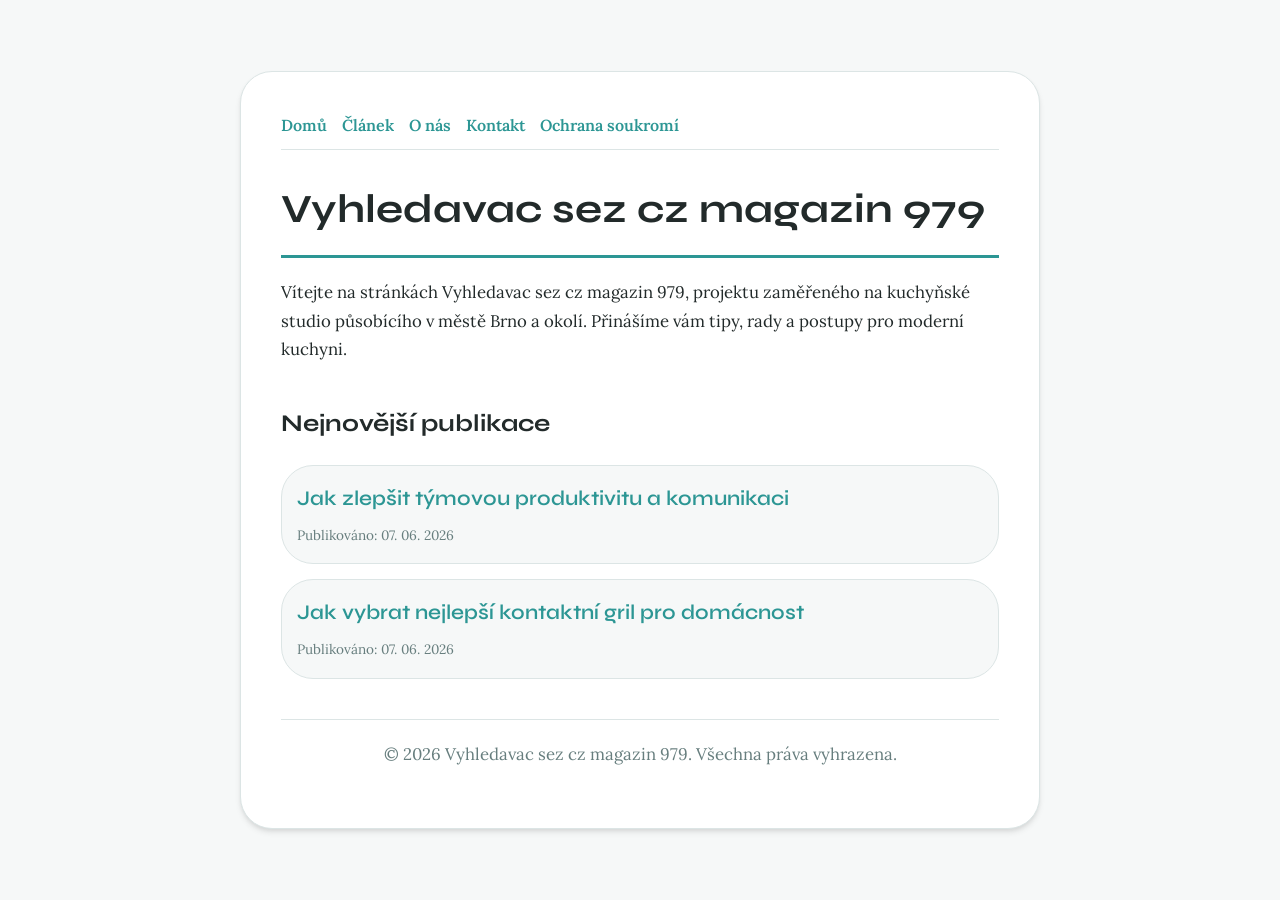
<file: index.html>
<!DOCTYPE html>
<html lang="cs">
<head>
    <meta charset="UTF-8">
    <meta name="viewport" content="width=device-width, initial-scale=1.0">
    <title>Vyhledavac sez cz magazin 979 | Kuchyňské studio - Brno</title>
    <meta name="description" content="Vítejte na stránkách Vyhledavac sez cz magazin 979, projektu zaměřeného na kuchyňské studio působícího v městě Brno a okolí. Přinášíme vám tipy, rady a postupy pro moderní kuchyni.">
    <meta name="geo.region" content="CZ" />
    <meta name="geo.placename" content="Brno" />
    <meta name="geo.position" content="49.1951;16.6068" />
    <meta name="ICBM" content="49.1951, 16.6068" />
    <link rel="stylesheet" href="style.css">
    <script type="application/ld+json">
{
  "@context": "https://schema.org",
  "@type": "LocalBusiness",
  "name": "Vyhledavac sez cz magazin 979",
  "url": "https://vyhledavac-sez-cz-magazin-979.github.io",
  "telephone": "+420 541 555 456",
  "address": {
    "@type": "PostalAddress",
    "addressLocality": "Brno",
    "addressRegion": "Jihomoravský",
    "postalCode": "602 00",
    "addressCountry": "CZ"
  },
  "geo": {
    "@type": "GeoCoordinates",
    "latitude": 49.1951,
    "longitude": 16.6068
  }
}
</script>
</head>
<body>
    
        <div class="container" style="max-width: 800px;">
            <nav style="display: flex; gap: 15px; margin-bottom: 25px; border-bottom: 1px solid var(--border-color); padding-bottom: 10px; overflow-x: auto; flex-wrap: wrap;">
            <a href="index.html">Domů</a>
            <a href="jak-zlepsit-tymovou-produktivitu-a-komunikaci.html">Článek</a>
            <a href="about.html">O nás</a>
            <a href="contact.html">Kontakt</a>
            <a href="privacy.html">Ochrana soukromí</a>
        </nav>
            <h1>Vyhledavac sez cz magazin 979</h1>
            <p>Vítejte na stránkách Vyhledavac sez cz magazin 979, projektu zaměřeného na kuchyňské studio působícího v městě Brno a okolí. Přinášíme vám tipy, rady a postupy pro moderní kuchyni.</p>
            <h2 style="margin-top: 40px;">Nejnovější publikace</h2>
            <ul style="list-style-type: none; padding-left: 0;">
                <li style="background: var(--bg-color); padding: 15px; border-radius: var(--border-radius); border: 1px solid var(--border-color); margin-bottom: 15px;">
                <h3 style="margin-bottom: 5px; font-size: 1.3rem;"><a href="jak-zlepsit-tymovou-produktivitu-a-komunikaci.html">Jak zlepšit týmovou produktivitu a komunikaci</a></h3>
                <span style="font-size:0.85rem; color: var(--muted-text)">Publikováno: 07. 06. 2026</span>
            </li>
<li style="background: var(--bg-color); padding: 15px; border-radius: var(--border-radius); border: 1px solid var(--border-color); margin-bottom: 15px;">
                <h3 style="margin-bottom: 5px; font-size: 1.3rem;"><a href="jak-vybrat-nejlepsi-kontaktni-gril-pro-domacnost.html">Jak vybrat nejlepší kontaktní gril pro domácnost</a></h3>
                <span style="font-size:0.85rem; color: var(--muted-text)">Publikováno: 07. 06. 2026</span>
            </li>

            </ul>
            <footer>
                <p>&copy; 2026 Vyhledavac sez cz magazin 979. Všechna práva vyhrazena.</p>
            </footer>
        </div>
        
</body>
</html>
</file>
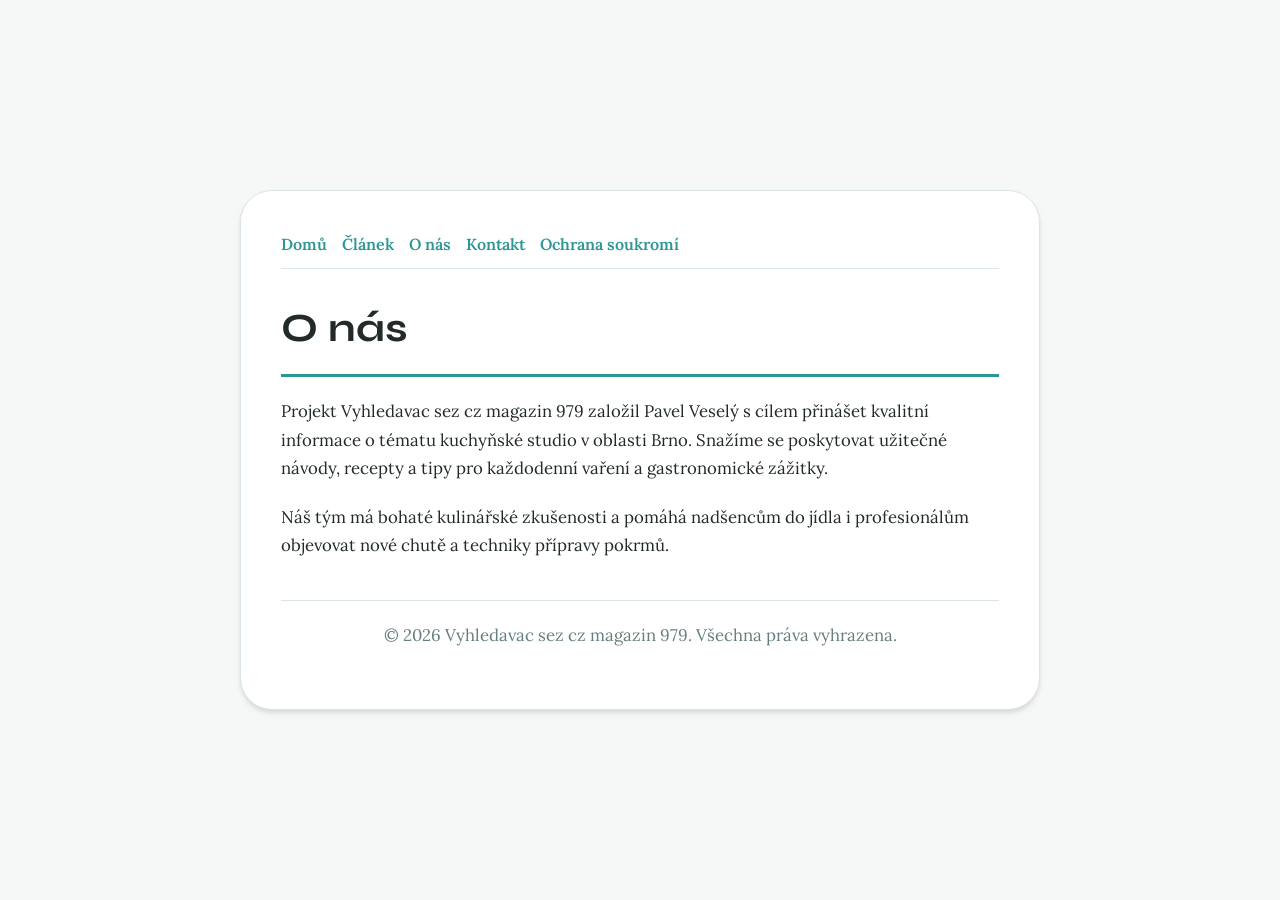
<file: about.html>
<!DOCTYPE html>
<html lang="cs">
<head>
    <meta charset="UTF-8">
    <meta name="viewport" content="width=device-width, initial-scale=1.0">
    <title>O nás | Vyhledavac sez cz magazin 979</title>
    <meta name="description" content="Projekt Vyhledavac sez cz magazin 979 založil Pavel Veselý s cílem přinášet kvalitní informace o tématu kuchyňské studio v oblasti Brno. Snažíme se poskytovat užitečné návody, recepty a tipy pro každodenní vaření a gastronomické zážitky.">
    <meta name="geo.region" content="CZ" />
    <meta name="geo.placename" content="Brno" />
    <meta name="geo.position" content="49.1951;16.6068" />
    <meta name="ICBM" content="49.1951, 16.6068" />
    <link rel="stylesheet" href="style.css">
</head>
<body>
    
        <div class="container" style="max-width: 800px;">
            <nav style="display: flex; gap: 15px; margin-bottom: 25px; border-bottom: 1px solid var(--border-color); padding-bottom: 10px; overflow-x: auto; flex-wrap: wrap;">
            <a href="index.html">Domů</a>
            <a href="jak-zlepsit-tymovou-produktivitu-a-komunikaci.html">Článek</a>
            <a href="about.html">O nás</a>
            <a href="contact.html">Kontakt</a>
            <a href="privacy.html">Ochrana soukromí</a>
        </nav>
            <h1>O nás</h1>
            <p>Projekt Vyhledavac sez cz magazin 979 založil Pavel Veselý s cílem přinášet kvalitní informace o tématu kuchyňské studio v oblasti Brno. Snažíme se poskytovat užitečné návody, recepty a tipy pro každodenní vaření a gastronomické zážitky.</p>
            <p>Náš tým má bohaté kulinářské zkušenosti a pomáhá nadšencům do jídla i profesionálům objevovat nové chutě a techniky přípravy pokrmů.</p>
            <footer>
                <p>&copy; 2026 Vyhledavac sez cz magazin 979. Všechna práva vyhrazena.</p>
            </footer>
        </div>
        
</body>
</html>
</file>
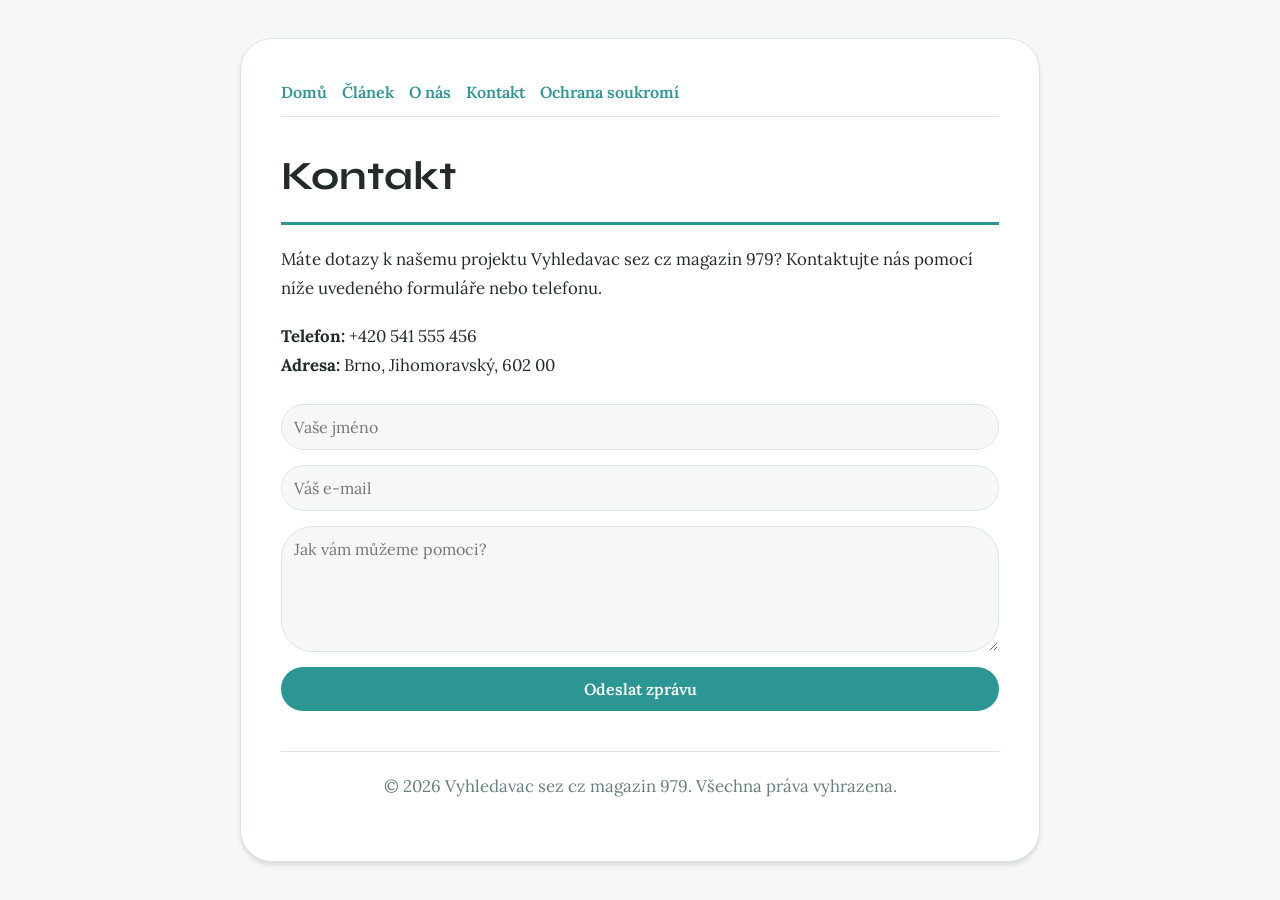
<file: contact.html>
<!DOCTYPE html>
<html lang="cs">
<head>
    <meta charset="UTF-8">
    <meta name="viewport" content="width=device-width, initial-scale=1.0">
    <title>Kontakt | Vyhledavac sez cz magazin 979</title>
    <meta name="description" content="Máte dotazy k našemu projektu Vyhledavac sez cz magazin 979? Kontaktujte nás pomocí níže uvedeného formuláře nebo telefonu.">
    <meta name="geo.region" content="CZ" />
    <meta name="geo.placename" content="Brno" />
    <meta name="geo.position" content="49.1951;16.6068" />
    <meta name="ICBM" content="49.1951, 16.6068" />
    <link rel="stylesheet" href="style.css">
</head>
<body>
    
        <div class="container" style="max-width: 800px;">
            <nav style="display: flex; gap: 15px; margin-bottom: 25px; border-bottom: 1px solid var(--border-color); padding-bottom: 10px; overflow-x: auto; flex-wrap: wrap;">
            <a href="index.html">Domů</a>
            <a href="jak-zlepsit-tymovou-produktivitu-a-komunikaci.html">Článek</a>
            <a href="about.html">O nás</a>
            <a href="contact.html">Kontakt</a>
            <a href="privacy.html">Ochrana soukromí</a>
        </nav>
            <h1>Kontakt</h1>
            <p>Máte dotazy k našemu projektu Vyhledavac sez cz magazin 979? Kontaktujte nás pomocí níže uvedeného formuláře nebo telefonu.</p>
            <p><strong>Telefon:</strong> +420 541 555 456<br><strong>Adresa:</strong> Brno, Jihomoravský, 602 00</p>
            <form action="https://formspree.io/f/placeholder" method="POST">
                <input type="text" name="name" placeholder="Vaše jméno" required>
                <input type="email" name="email" placeholder="Váš e-mail" required>
                <textarea name="message" placeholder="Jak vám můžeme pomoci?" rows="5" required></textarea>
                <button type="submit">Odeslat zprávu</button>
            </form>
            <footer>
                <p>&copy; 2026 Vyhledavac sez cz magazin 979. Všechna práva vyhrazena.</p>
            </footer>
        </div>
        
</body>
</html>
</file>
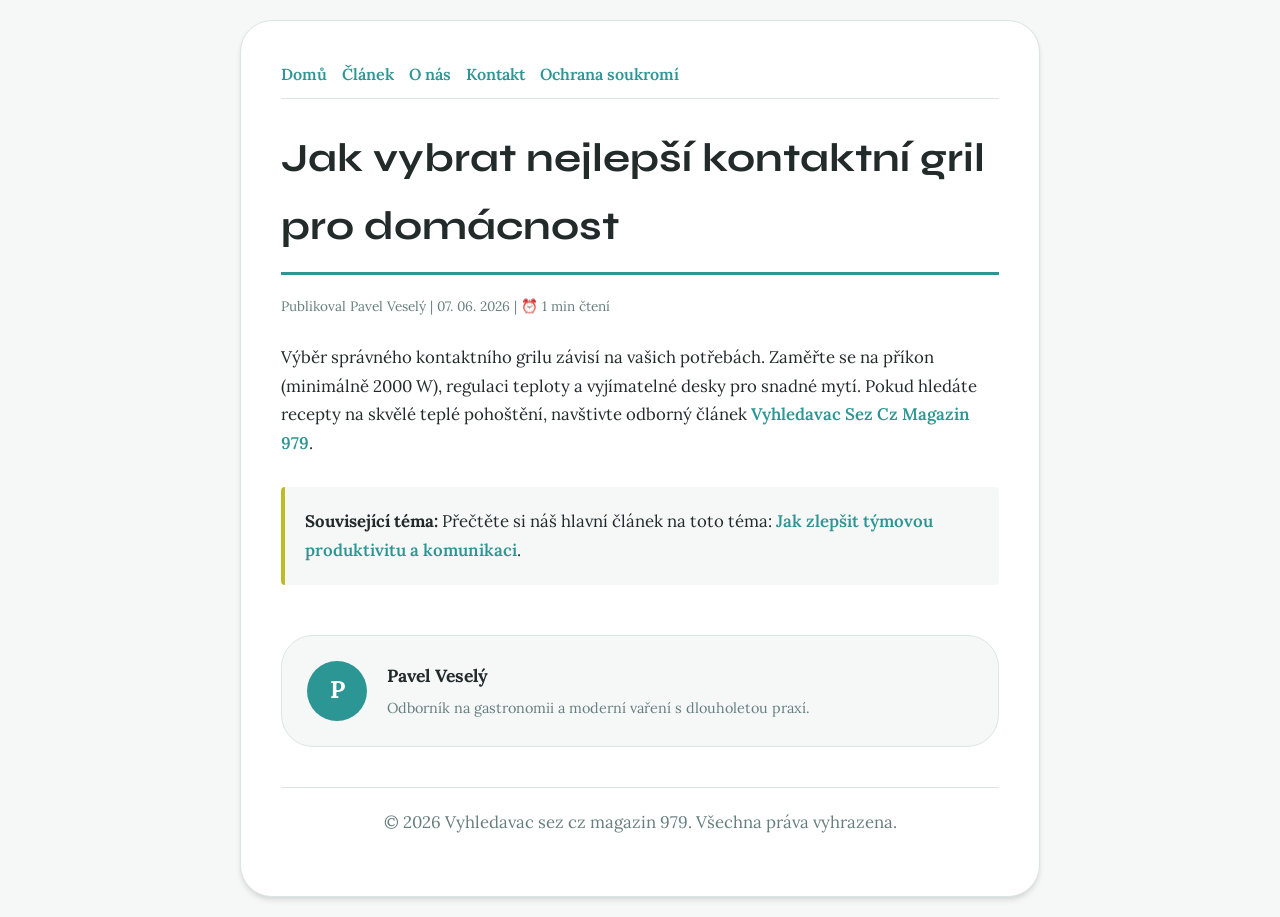
<file: jak-vybrat-nejlepsi-kontaktni-gril-pro-domacnost.html>
<!DOCTYPE html>
<html lang="cs">
<head>
    <meta charset="UTF-8">
    <meta name="viewport" content="width=device-width, initial-scale=1.0">
    <title>Jak vybrat nejlepší kontaktní gril pro domácnost - Vyhledavac sez cz magazin 979</title>
    <meta name="description" content="Jak vybrat nejlepší kontaktní gril pro domácnost">
    <meta name="geo.region" content="CZ" />
    <meta name="geo.placename" content="Brno" />
    <meta name="geo.position" content="49.1951;16.6068" />
    <meta name="ICBM" content="49.1951, 16.6068" />
    <link rel="stylesheet" href="style.css">
</head>
<body>
    
            <div class="container" style="max-width: 800px;">
                <nav style="display: flex; gap: 15px; margin-bottom: 25px; border-bottom: 1px solid var(--border-color); padding-bottom: 10px; overflow-x: auto; flex-wrap: wrap;">
            <a href="index.html">Domů</a>
            <a href="jak-zlepsit-tymovou-produktivitu-a-komunikaci.html">Článek</a>
            <a href="about.html">O nás</a>
            <a href="contact.html">Kontakt</a>
            <a href="privacy.html">Ochrana soukromí</a>
        </nav>
                <h1>Jak vybrat nejlepší kontaktní gril pro domácnost</h1>
                <div style="font-size:0.85rem; color: var(--muted-text); margin-bottom: 25px;">
                    Publikoval Pavel Veselý | 07. 06. 2026 | ⏰ 1 min čtení
                </div>
                <article style="margin-top: 20px;">
                    <p>Výběr správného kontaktního grilu závisí na vašich potřebách. Zaměřte se na příkon (minimálně 2000 W), regulaci teploty a vyjímatelné desky pro snadné mytí. Pokud hledáte recepty na skvělé teplé pohoštění, navštivte odborný článek <a href="https://info-vyhledavac-sez-cz-932.netlify.app/efektivni-rizeni-projektu-a-moderni-pracovni-postupy.html">Vyhledavac Sez Cz Magazin 979</a>.</p>
                    <div class="link-resource" style="margin-top: 30px; padding: 20px; border-left: 4px solid var(--accent-color); background: var(--bg-color); border-radius: 4px;"><p style="margin: 0;"><strong>Související téma:</strong> Přečtěte si náš hlavní článek na toto téma: <a href="jak-zlepsit-tymovou-produktivitu-a-komunikaci.html">Jak zlepšit týmovou produktivitu a komunikaci</a>.</p></div>
                </article>
                
            <div class="author-box" style="margin-top: 50px; padding: 25px; background: var(--bg-color); border: 1px solid var(--border-color); border-radius: var(--border-radius); display: flex; gap: 20px; align-items: center;">
                <div style="width: 60px; height: 60px; border-radius: 50%; background: var(--primary-color); display: flex; align-items: center; justify-content: center; color: white; font-weight: bold; font-size: 1.5rem;">P</div>
                <div>
                    <h4 style="margin-bottom: 5px; font-weight: bold; font-size: 1.1rem;">Pavel Veselý</h4>
                    <p style="margin: 0; font-size: 0.9rem; color: var(--muted-text);">Odborník na gastronomii a moderní vaření s dlouholetou praxí.</p>
                </div>
            </div>
            
                <footer>
                    <p>&copy; 2026 Vyhledavac sez cz magazin 979. Všechna práva vyhrazena.</p>
                </footer>
            </div>
            
</body>
</html>
</file>
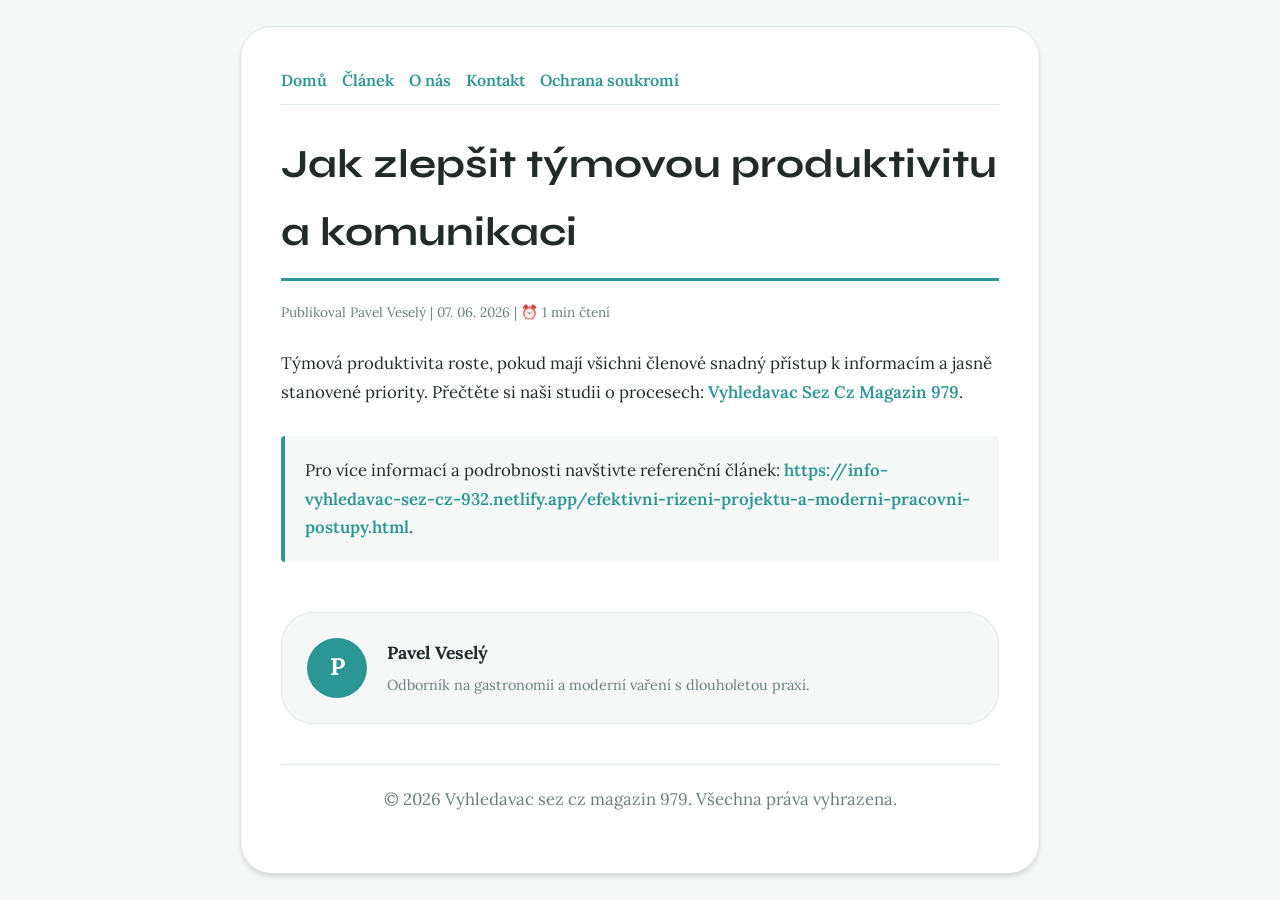
<file: jak-zlepsit-tymovou-produktivitu-a-komunikaci.html>
<!DOCTYPE html>
<html lang="cs">
<head>
    <meta charset="UTF-8">
    <meta name="viewport" content="width=device-width, initial-scale=1.0">
    <title>Jak zlepšit týmovou produktivitu a komunikaci - Vyhledavac sez cz magazin 979</title>
    <meta name="description" content="Jak zlepšit týmovou produktivitu a komunikaci">
    <meta name="geo.region" content="CZ" />
    <meta name="geo.placename" content="Brno" />
    <meta name="geo.position" content="49.1951;16.6068" />
    <meta name="ICBM" content="49.1951, 16.6068" />
    <link rel="stylesheet" href="style.css">
</head>
<body>
    
            <div class="container" style="max-width: 800px;">
                <nav style="display: flex; gap: 15px; margin-bottom: 25px; border-bottom: 1px solid var(--border-color); padding-bottom: 10px; overflow-x: auto; flex-wrap: wrap;">
            <a href="index.html">Domů</a>
            <a href="jak-zlepsit-tymovou-produktivitu-a-komunikaci.html">Článek</a>
            <a href="about.html">O nás</a>
            <a href="contact.html">Kontakt</a>
            <a href="privacy.html">Ochrana soukromí</a>
        </nav>
                <h1>Jak zlepšit týmovou produktivitu a komunikaci</h1>
                <div style="font-size:0.85rem; color: var(--muted-text); margin-bottom: 25px;">
                    Publikoval Pavel Veselý | 07. 06. 2026 | ⏰ 1 min čtení
                </div>
                <article style="margin-top: 20px;">
                    <p>Týmová produktivita roste, pokud mají všichni členové snadný přístup k informacím a jasně stanovené priority. Přečtěte si naši studii o procesech: <a href="https://info-vyhledavac-sez-cz-932.netlify.app/efektivni-rizeni-projektu-a-moderni-pracovni-postupy.html">Vyhledavac Sez Cz Magazin 979</a>.</p>
                    <div class="link-resource" style="margin-top: 30px; padding: 20px; border-left: 4px solid var(--primary-color); background: var(--bg-color); border-radius: 4px;"><p style="margin: 0;">Pro více informací a podrobnosti navštivte referenční článek: <strong><a href="https://info-vyhledavac-sez-cz-932.netlify.app/efektivni-rizeni-projektu-a-moderni-pracovni-postupy.html">https://info-vyhledavac-sez-cz-932.netlify.app/efektivni-rizeni-projektu-a-moderni-pracovni-postupy.html</a></strong>.</p></div>
                </article>
                
            <div class="author-box" style="margin-top: 50px; padding: 25px; background: var(--bg-color); border: 1px solid var(--border-color); border-radius: var(--border-radius); display: flex; gap: 20px; align-items: center;">
                <div style="width: 60px; height: 60px; border-radius: 50%; background: var(--primary-color); display: flex; align-items: center; justify-content: center; color: white; font-weight: bold; font-size: 1.5rem;">P</div>
                <div>
                    <h4 style="margin-bottom: 5px; font-weight: bold; font-size: 1.1rem;">Pavel Veselý</h4>
                    <p style="margin: 0; font-size: 0.9rem; color: var(--muted-text);">Odborník na gastronomii a moderní vaření s dlouholetou praxí.</p>
                </div>
            </div>
            
                <footer>
                    <p>&copy; 2026 Vyhledavac sez cz magazin 979. Všechna práva vyhrazena.</p>
                </footer>
            </div>
            
</body>
</html>
</file>
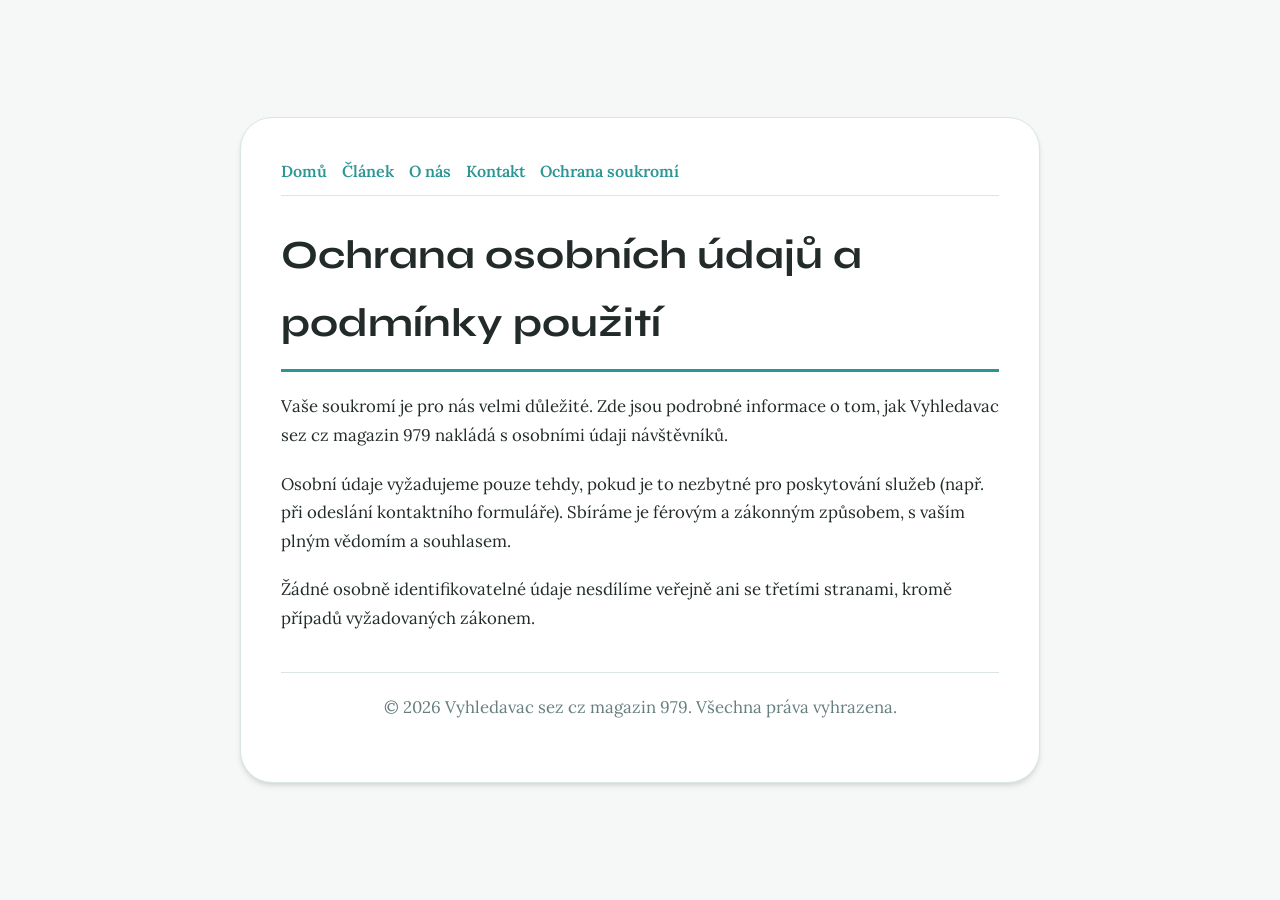
<file: privacy.html>
<!DOCTYPE html>
<html lang="cs">
<head>
    <meta charset="UTF-8">
    <meta name="viewport" content="width=device-width, initial-scale=1.0">
    <title>Ochrana osobních údajů a podmínky použití - Vyhledavac sez cz magazin 979</title>
    <meta name="description" content="Vaše soukromí je pro nás velmi důležité. Zde jsou podrobné informace o tom, jak Vyhledavac sez cz magazin 979 nakládá s osobními údaji návštěvníků.">
    <meta name="geo.region" content="CZ" />
    <meta name="geo.placename" content="Brno" />
    <meta name="geo.position" content="49.1951;16.6068" />
    <meta name="ICBM" content="49.1951, 16.6068" />
    <link rel="stylesheet" href="style.css">
</head>
<body>
    
        <div class="container" style="max-width: 800px;">
            <nav style="display: flex; gap: 15px; margin-bottom: 25px; border-bottom: 1px solid var(--border-color); padding-bottom: 10px; overflow-x: auto; flex-wrap: wrap;">
            <a href="index.html">Domů</a>
            <a href="jak-zlepsit-tymovou-produktivitu-a-komunikaci.html">Článek</a>
            <a href="about.html">O nás</a>
            <a href="contact.html">Kontakt</a>
            <a href="privacy.html">Ochrana soukromí</a>
        </nav>
            <h1>Ochrana osobních údajů a podmínky použití</h1>
            <p>Vaše soukromí je pro nás velmi důležité. Zde jsou podrobné informace o tom, jak Vyhledavac sez cz magazin 979 nakládá s osobními údaji návštěvníků.</p>
            <p>Osobní údaje vyžadujeme pouze tehdy, pokud je to nezbytné pro poskytování služeb (např. při odeslání kontaktního formuláře). Sbíráme je férovým a zákonným způsobem, s vaším plným vědomím a souhlasem.</p>
            <p>Žádné osobně identifikovatelné údaje nesdílíme veřejně ani se třetími stranami, kromě případů vyžadovaných zákonem.</p>
            <footer>
                <p>&copy; 2026 Vyhledavac sez cz magazin 979. Všechna práva vyhrazena.</p>
            </footer>
        </div>
        
</body>
</html>
</file>
<file: style.css>
@import url('https://fonts.googleapis.com/css2?family=Syne:wght@700&family=Lora:wght@400;600&display=swap');

:root {
    --bg-color: hsl(179, 15%, 97%);
    --card-bg: hsl(179, 15%, 100%);
    --text-color: hsl(179, 10%, 15%);
    --muted-text: hsl(179, 10%, 45%);
    --primary-color: hsl(179, 55%, 38%);
    --accent-color: hsl(59, 65%, 45%);
    --border-color: hsl(179, 15%, 88%);
    --border-radius: 32px;
    --shadow: 0 4px 6px -1px rgba(0, 0, 0, 0.1), 0 2px 4px -1px rgba(0, 0, 0, 0.06);
    --font-headline: 'Syne', sans-serif;
    --font-body: 'Lora', sans-serif;
}

* {
    box-sizing: border-box;
    margin: 0;
    padding: 0;
}

body {
    background-color: var(--bg-color);
    color: var(--text-color);
    font-family: var(--font-body);
    line-height: 1.7;
    padding: 20px;
    display: flex;
    justify-content: center;
    min-height: 100vh;
}

a {
    color: var(--primary-color);
    text-decoration: none;
    font-weight: 600;
    transition: color 0.2s ease;
}

a:hover {
    color: var(--accent-color);
    text-decoration: underline;
}

.container {
    width: 100%;
    max-width: 900px;
    background: var(--card-bg);
    border: 1px solid var(--border-color);
    border-radius: var(--border-radius);
    padding: 40px;
    box-shadow: var(--shadow);
    margin: auto;
}

h1, h2, h3 {
    font-family: var(--font-headline);
    margin-bottom: 20px;
    color: var(--text-color);
}

h1 {
    font-size: 2.5rem;
    border-bottom: 3px solid var(--primary-color);
    padding-bottom: 12px;
}

p {
    margin-bottom: 20px;
    font-size: 1.05rem;
}

ul {
    margin-bottom: 20px;
    padding-left: 20px;
}

li {
    margin-bottom: 8px;
}

form {
    display: flex;
    flex-direction: column;
    gap: 15px;
    margin-top: 25px;
}

input, textarea, button {
    padding: 12px;
    border: 1px solid var(--border-color);
    border-radius: var(--border-radius);
    font-family: var(--font-body);
    font-size: 1rem;
    background: var(--bg-color);
    color: var(--text-color);
}

button {
    background: var(--primary-color);
    color: white;
    font-weight: 600;
    border: none;
    cursor: pointer;
    transition: background 0.2s ease;
}

button:hover {
    background: var(--accent-color);
}

footer {
    margin-top: 40px;
    border-top: 1px solid var(--border-color);
    padding-top: 20px;
    font-size: 0.9rem;
    color: var(--muted-text);
    text-align: center;
}
</file>
